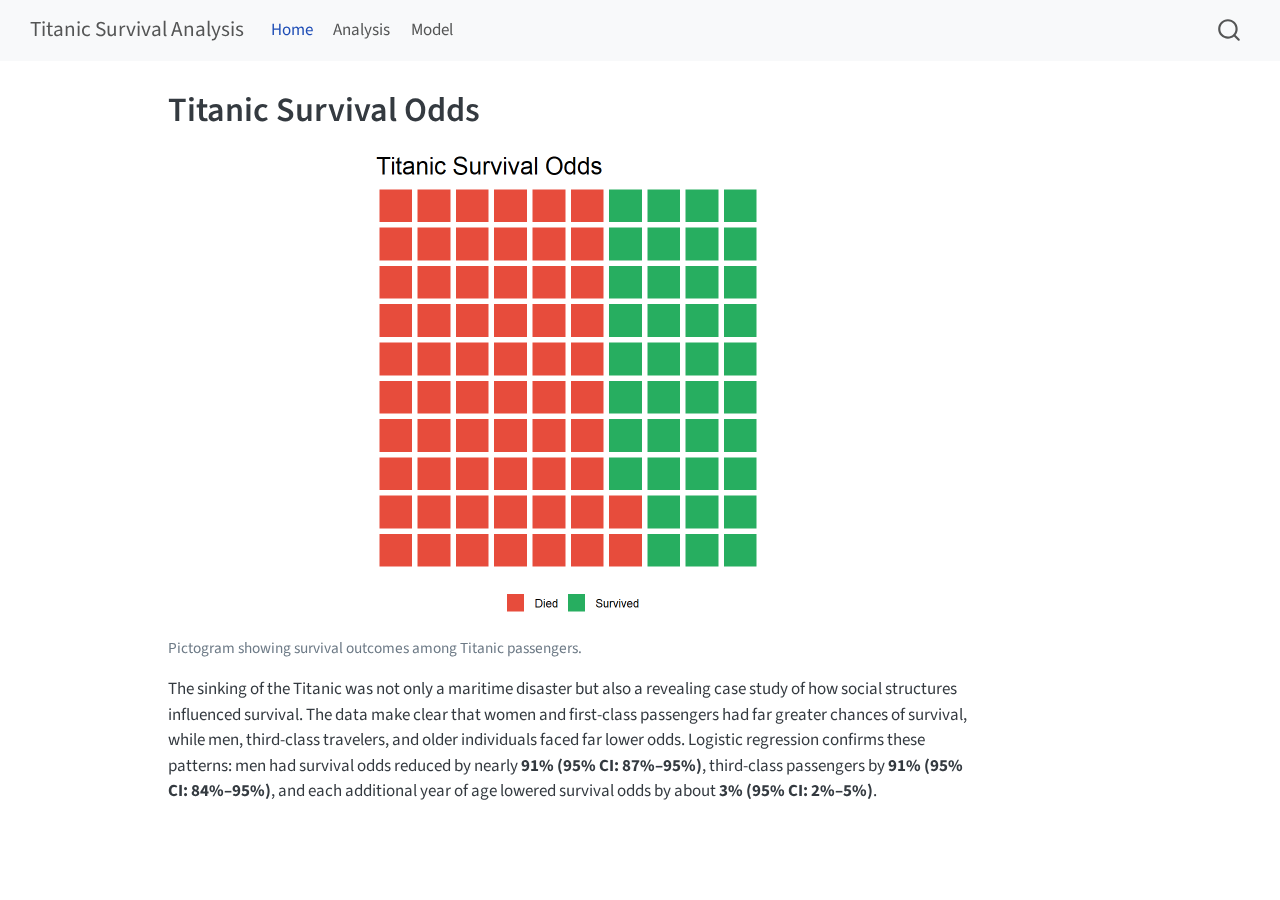
<file: index.html>
<!DOCTYPE html>
<html xmlns="http://www.w3.org/1999/xhtml" lang="en" xml:lang="en"><head>

<meta charset="utf-8">
<meta name="generator" content="quarto-1.6.40">

<meta name="viewport" content="width=device-width, initial-scale=1.0, user-scalable=yes">


<title>Titanic Survival Odds – Titanic Survival Analysis</title>
<style>
code{white-space: pre-wrap;}
span.smallcaps{font-variant: small-caps;}
div.columns{display: flex; gap: min(4vw, 1.5em);}
div.column{flex: auto; overflow-x: auto;}
div.hanging-indent{margin-left: 1.5em; text-indent: -1.5em;}
ul.task-list{list-style: none;}
ul.task-list li input[type="checkbox"] {
  width: 0.8em;
  margin: 0 0.8em 0.2em -1em; /* quarto-specific, see https://github.com/quarto-dev/quarto-cli/issues/4556 */ 
  vertical-align: middle;
}
</style>


<script src="site_libs/quarto-nav/quarto-nav.js"></script>
<script src="site_libs/quarto-nav/headroom.min.js"></script>
<script src="site_libs/clipboard/clipboard.min.js"></script>
<script src="site_libs/quarto-search/autocomplete.umd.js"></script>
<script src="site_libs/quarto-search/fuse.min.js"></script>
<script src="site_libs/quarto-search/quarto-search.js"></script>
<meta name="quarto:offset" content="./">
<script src="site_libs/quarto-html/quarto.js"></script>
<script src="site_libs/quarto-html/popper.min.js"></script>
<script src="site_libs/quarto-html/tippy.umd.min.js"></script>
<script src="site_libs/quarto-html/anchor.min.js"></script>
<link href="site_libs/quarto-html/tippy.css" rel="stylesheet">
<link href="site_libs/quarto-html/quarto-syntax-highlighting-549806ee2085284f45b00abea8c6df48.css" rel="stylesheet" id="quarto-text-highlighting-styles">
<script src="site_libs/bootstrap/bootstrap.min.js"></script>
<link href="site_libs/bootstrap/bootstrap-icons.css" rel="stylesheet">
<link href="site_libs/bootstrap/bootstrap-ddd961a2510921635943dfbbd19534c4.min.css" rel="stylesheet" append-hash="true" id="quarto-bootstrap" data-mode="light">
<script id="quarto-search-options" type="application/json">{
  "location": "navbar",
  "copy-button": false,
  "collapse-after": 3,
  "panel-placement": "end",
  "type": "overlay",
  "limit": 50,
  "keyboard-shortcut": [
    "f",
    "/",
    "s"
  ],
  "show-item-context": false,
  "language": {
    "search-no-results-text": "No results",
    "search-matching-documents-text": "matching documents",
    "search-copy-link-title": "Copy link to search",
    "search-hide-matches-text": "Hide additional matches",
    "search-more-match-text": "more match in this document",
    "search-more-matches-text": "more matches in this document",
    "search-clear-button-title": "Clear",
    "search-text-placeholder": "",
    "search-detached-cancel-button-title": "Cancel",
    "search-submit-button-title": "Submit",
    "search-label": "Search"
  }
}</script>


</head>

<body class="nav-fixed">

<div id="quarto-search-results"></div>
  <header id="quarto-header" class="headroom fixed-top">
    <nav class="navbar navbar-expand-lg " data-bs-theme="dark">
      <div class="navbar-container container-fluid">
      <div class="navbar-brand-container mx-auto">
    <a class="navbar-brand" href="./index.html">
    <span class="navbar-title">Titanic Survival Analysis</span>
    </a>
  </div>
            <div id="quarto-search" class="" title="Search"></div>
          <button class="navbar-toggler" type="button" data-bs-toggle="collapse" data-bs-target="#navbarCollapse" aria-controls="navbarCollapse" role="menu" aria-expanded="false" aria-label="Toggle navigation" onclick="if (window.quartoToggleHeadroom) { window.quartoToggleHeadroom(); }">
  <span class="navbar-toggler-icon"></span>
</button>
          <div class="collapse navbar-collapse" id="navbarCollapse">
            <ul class="navbar-nav navbar-nav-scroll me-auto">
  <li class="nav-item">
    <a class="nav-link active" href="./index.html" aria-current="page"> 
<span class="menu-text">Home</span></a>
  </li>  
  <li class="nav-item">
    <a class="nav-link" href="./analysis.html"> 
<span class="menu-text">Analysis</span></a>
  </li>  
  <li class="nav-item">
    <a class="nav-link" href="./model.html"> 
<span class="menu-text">Model</span></a>
  </li>  
</ul>
          </div> <!-- /navcollapse -->
            <div class="quarto-navbar-tools">
</div>
      </div> <!-- /container-fluid -->
    </nav>
</header>
<!-- content -->
<div id="quarto-content" class="quarto-container page-columns page-rows-contents page-layout-article page-navbar">
<!-- sidebar -->
<!-- margin-sidebar -->
    <div id="quarto-margin-sidebar" class="sidebar margin-sidebar zindex-bottom">
        
    </div>
<!-- main -->
<main class="content" id="quarto-document-content">

<header id="title-block-header" class="quarto-title-block default">
<div class="quarto-title">
<h1 class="title">Titanic Survival Odds</h1>
</div>



<div class="quarto-title-meta">

    
  
    
  </div>
  


</header>


<div class="cell">
<div class="cell-output-display">
<div class="quarto-figure quarto-figure-center">
<figure class="figure">
<p><img src="index_files/figure-html/hook-pictogram-1.png" class="img-fluid figure-img" width="672"></p>
<figcaption>Pictogram showing survival outcomes among Titanic passengers.</figcaption>
</figure>
</div>
</div>
</div>
<p>The sinking of the Titanic was not only a maritime disaster but also a revealing case study of how social structures influenced survival. The data make clear that women and first-class passengers had far greater chances of survival, while men, third-class travelers, and older individuals faced far lower odds. Logistic regression confirms these patterns: men had survival odds reduced by nearly <strong>91% (95% CI: 87%–95%)</strong>, third-class passengers by <strong>91% (95% CI: 84%–95%)</strong>, and each additional year of age lowered survival odds by about <strong>3% (95% CI: 2%–5%)</strong>.</p>



</main> <!-- /main -->
<script id="quarto-html-after-body" type="application/javascript">
window.document.addEventListener("DOMContentLoaded", function (event) {
  const toggleBodyColorMode = (bsSheetEl) => {
    const mode = bsSheetEl.getAttribute("data-mode");
    const bodyEl = window.document.querySelector("body");
    if (mode === "dark") {
      bodyEl.classList.add("quarto-dark");
      bodyEl.classList.remove("quarto-light");
    } else {
      bodyEl.classList.add("quarto-light");
      bodyEl.classList.remove("quarto-dark");
    }
  }
  const toggleBodyColorPrimary = () => {
    const bsSheetEl = window.document.querySelector("link#quarto-bootstrap");
    if (bsSheetEl) {
      toggleBodyColorMode(bsSheetEl);
    }
  }
  toggleBodyColorPrimary();  
  const icon = "";
  const anchorJS = new window.AnchorJS();
  anchorJS.options = {
    placement: 'right',
    icon: icon
  };
  anchorJS.add('.anchored');
  const isCodeAnnotation = (el) => {
    for (const clz of el.classList) {
      if (clz.startsWith('code-annotation-')) {                     
        return true;
      }
    }
    return false;
  }
  const onCopySuccess = function(e) {
    // button target
    const button = e.trigger;
    // don't keep focus
    button.blur();
    // flash "checked"
    button.classList.add('code-copy-button-checked');
    var currentTitle = button.getAttribute("title");
    button.setAttribute("title", "Copied!");
    let tooltip;
    if (window.bootstrap) {
      button.setAttribute("data-bs-toggle", "tooltip");
      button.setAttribute("data-bs-placement", "left");
      button.setAttribute("data-bs-title", "Copied!");
      tooltip = new bootstrap.Tooltip(button, 
        { trigger: "manual", 
          customClass: "code-copy-button-tooltip",
          offset: [0, -8]});
      tooltip.show();    
    }
    setTimeout(function() {
      if (tooltip) {
        tooltip.hide();
        button.removeAttribute("data-bs-title");
        button.removeAttribute("data-bs-toggle");
        button.removeAttribute("data-bs-placement");
      }
      button.setAttribute("title", currentTitle);
      button.classList.remove('code-copy-button-checked');
    }, 1000);
    // clear code selection
    e.clearSelection();
  }
  const getTextToCopy = function(trigger) {
      const codeEl = trigger.previousElementSibling.cloneNode(true);
      for (const childEl of codeEl.children) {
        if (isCodeAnnotation(childEl)) {
          childEl.remove();
        }
      }
      return codeEl.innerText;
  }
  const clipboard = new window.ClipboardJS('.code-copy-button:not([data-in-quarto-modal])', {
    text: getTextToCopy
  });
  clipboard.on('success', onCopySuccess);
  if (window.document.getElementById('quarto-embedded-source-code-modal')) {
    const clipboardModal = new window.ClipboardJS('.code-copy-button[data-in-quarto-modal]', {
      text: getTextToCopy,
      container: window.document.getElementById('quarto-embedded-source-code-modal')
    });
    clipboardModal.on('success', onCopySuccess);
  }
    var localhostRegex = new RegExp(/^(?:http|https):\/\/localhost\:?[0-9]*\//);
    var mailtoRegex = new RegExp(/^mailto:/);
      var filterRegex = new RegExp('/' + window.location.host + '/');
    var isInternal = (href) => {
        return filterRegex.test(href) || localhostRegex.test(href) || mailtoRegex.test(href);
    }
    // Inspect non-navigation links and adorn them if external
 	var links = window.document.querySelectorAll('a[href]:not(.nav-link):not(.navbar-brand):not(.toc-action):not(.sidebar-link):not(.sidebar-item-toggle):not(.pagination-link):not(.no-external):not([aria-hidden]):not(.dropdown-item):not(.quarto-navigation-tool):not(.about-link)');
    for (var i=0; i<links.length; i++) {
      const link = links[i];
      if (!isInternal(link.href)) {
        // undo the damage that might have been done by quarto-nav.js in the case of
        // links that we want to consider external
        if (link.dataset.originalHref !== undefined) {
          link.href = link.dataset.originalHref;
        }
      }
    }
  function tippyHover(el, contentFn, onTriggerFn, onUntriggerFn) {
    const config = {
      allowHTML: true,
      maxWidth: 500,
      delay: 100,
      arrow: false,
      appendTo: function(el) {
          return el.parentElement;
      },
      interactive: true,
      interactiveBorder: 10,
      theme: 'quarto',
      placement: 'bottom-start',
    };
    if (contentFn) {
      config.content = contentFn;
    }
    if (onTriggerFn) {
      config.onTrigger = onTriggerFn;
    }
    if (onUntriggerFn) {
      config.onUntrigger = onUntriggerFn;
    }
    window.tippy(el, config); 
  }
  const noterefs = window.document.querySelectorAll('a[role="doc-noteref"]');
  for (var i=0; i<noterefs.length; i++) {
    const ref = noterefs[i];
    tippyHover(ref, function() {
      // use id or data attribute instead here
      let href = ref.getAttribute('data-footnote-href') || ref.getAttribute('href');
      try { href = new URL(href).hash; } catch {}
      const id = href.replace(/^#\/?/, "");
      const note = window.document.getElementById(id);
      if (note) {
        return note.innerHTML;
      } else {
        return "";
      }
    });
  }
  const xrefs = window.document.querySelectorAll('a.quarto-xref');
  const processXRef = (id, note) => {
    // Strip column container classes
    const stripColumnClz = (el) => {
      el.classList.remove("page-full", "page-columns");
      if (el.children) {
        for (const child of el.children) {
          stripColumnClz(child);
        }
      }
    }
    stripColumnClz(note)
    if (id === null || id.startsWith('sec-')) {
      // Special case sections, only their first couple elements
      const container = document.createElement("div");
      if (note.children && note.children.length > 2) {
        container.appendChild(note.children[0].cloneNode(true));
        for (let i = 1; i < note.children.length; i++) {
          const child = note.children[i];
          if (child.tagName === "P" && child.innerText === "") {
            continue;
          } else {
            container.appendChild(child.cloneNode(true));
            break;
          }
        }
        if (window.Quarto?.typesetMath) {
          window.Quarto.typesetMath(container);
        }
        return container.innerHTML
      } else {
        if (window.Quarto?.typesetMath) {
          window.Quarto.typesetMath(note);
        }
        return note.innerHTML;
      }
    } else {
      // Remove any anchor links if they are present
      const anchorLink = note.querySelector('a.anchorjs-link');
      if (anchorLink) {
        anchorLink.remove();
      }
      if (window.Quarto?.typesetMath) {
        window.Quarto.typesetMath(note);
      }
      if (note.classList.contains("callout")) {
        return note.outerHTML;
      } else {
        return note.innerHTML;
      }
    }
  }
  for (var i=0; i<xrefs.length; i++) {
    const xref = xrefs[i];
    tippyHover(xref, undefined, function(instance) {
      instance.disable();
      let url = xref.getAttribute('href');
      let hash = undefined; 
      if (url.startsWith('#')) {
        hash = url;
      } else {
        try { hash = new URL(url).hash; } catch {}
      }
      if (hash) {
        const id = hash.replace(/^#\/?/, "");
        const note = window.document.getElementById(id);
        if (note !== null) {
          try {
            const html = processXRef(id, note.cloneNode(true));
            instance.setContent(html);
          } finally {
            instance.enable();
            instance.show();
          }
        } else {
          // See if we can fetch this
          fetch(url.split('#')[0])
          .then(res => res.text())
          .then(html => {
            const parser = new DOMParser();
            const htmlDoc = parser.parseFromString(html, "text/html");
            const note = htmlDoc.getElementById(id);
            if (note !== null) {
              const html = processXRef(id, note);
              instance.setContent(html);
            } 
          }).finally(() => {
            instance.enable();
            instance.show();
          });
        }
      } else {
        // See if we can fetch a full url (with no hash to target)
        // This is a special case and we should probably do some content thinning / targeting
        fetch(url)
        .then(res => res.text())
        .then(html => {
          const parser = new DOMParser();
          const htmlDoc = parser.parseFromString(html, "text/html");
          const note = htmlDoc.querySelector('main.content');
          if (note !== null) {
            // This should only happen for chapter cross references
            // (since there is no id in the URL)
            // remove the first header
            if (note.children.length > 0 && note.children[0].tagName === "HEADER") {
              note.children[0].remove();
            }
            const html = processXRef(null, note);
            instance.setContent(html);
          } 
        }).finally(() => {
          instance.enable();
          instance.show();
        });
      }
    }, function(instance) {
    });
  }
      let selectedAnnoteEl;
      const selectorForAnnotation = ( cell, annotation) => {
        let cellAttr = 'data-code-cell="' + cell + '"';
        let lineAttr = 'data-code-annotation="' +  annotation + '"';
        const selector = 'span[' + cellAttr + '][' + lineAttr + ']';
        return selector;
      }
      const selectCodeLines = (annoteEl) => {
        const doc = window.document;
        const targetCell = annoteEl.getAttribute("data-target-cell");
        const targetAnnotation = annoteEl.getAttribute("data-target-annotation");
        const annoteSpan = window.document.querySelector(selectorForAnnotation(targetCell, targetAnnotation));
        const lines = annoteSpan.getAttribute("data-code-lines").split(",");
        const lineIds = lines.map((line) => {
          return targetCell + "-" + line;
        })
        let top = null;
        let height = null;
        let parent = null;
        if (lineIds.length > 0) {
            //compute the position of the single el (top and bottom and make a div)
            const el = window.document.getElementById(lineIds[0]);
            top = el.offsetTop;
            height = el.offsetHeight;
            parent = el.parentElement.parentElement;
          if (lineIds.length > 1) {
            const lastEl = window.document.getElementById(lineIds[lineIds.length - 1]);
            const bottom = lastEl.offsetTop + lastEl.offsetHeight;
            height = bottom - top;
          }
          if (top !== null && height !== null && parent !== null) {
            // cook up a div (if necessary) and position it 
            let div = window.document.getElementById("code-annotation-line-highlight");
            if (div === null) {
              div = window.document.createElement("div");
              div.setAttribute("id", "code-annotation-line-highlight");
              div.style.position = 'absolute';
              parent.appendChild(div);
            }
            div.style.top = top - 2 + "px";
            div.style.height = height + 4 + "px";
            div.style.left = 0;
            let gutterDiv = window.document.getElementById("code-annotation-line-highlight-gutter");
            if (gutterDiv === null) {
              gutterDiv = window.document.createElement("div");
              gutterDiv.setAttribute("id", "code-annotation-line-highlight-gutter");
              gutterDiv.style.position = 'absolute';
              const codeCell = window.document.getElementById(targetCell);
              const gutter = codeCell.querySelector('.code-annotation-gutter');
              gutter.appendChild(gutterDiv);
            }
            gutterDiv.style.top = top - 2 + "px";
            gutterDiv.style.height = height + 4 + "px";
          }
          selectedAnnoteEl = annoteEl;
        }
      };
      const unselectCodeLines = () => {
        const elementsIds = ["code-annotation-line-highlight", "code-annotation-line-highlight-gutter"];
        elementsIds.forEach((elId) => {
          const div = window.document.getElementById(elId);
          if (div) {
            div.remove();
          }
        });
        selectedAnnoteEl = undefined;
      };
        // Handle positioning of the toggle
    window.addEventListener(
      "resize",
      throttle(() => {
        elRect = undefined;
        if (selectedAnnoteEl) {
          selectCodeLines(selectedAnnoteEl);
        }
      }, 10)
    );
    function throttle(fn, ms) {
    let throttle = false;
    let timer;
      return (...args) => {
        if(!throttle) { // first call gets through
            fn.apply(this, args);
            throttle = true;
        } else { // all the others get throttled
            if(timer) clearTimeout(timer); // cancel #2
            timer = setTimeout(() => {
              fn.apply(this, args);
              timer = throttle = false;
            }, ms);
        }
      };
    }
      // Attach click handler to the DT
      const annoteDls = window.document.querySelectorAll('dt[data-target-cell]');
      for (const annoteDlNode of annoteDls) {
        annoteDlNode.addEventListener('click', (event) => {
          const clickedEl = event.target;
          if (clickedEl !== selectedAnnoteEl) {
            unselectCodeLines();
            const activeEl = window.document.querySelector('dt[data-target-cell].code-annotation-active');
            if (activeEl) {
              activeEl.classList.remove('code-annotation-active');
            }
            selectCodeLines(clickedEl);
            clickedEl.classList.add('code-annotation-active');
          } else {
            // Unselect the line
            unselectCodeLines();
            clickedEl.classList.remove('code-annotation-active');
          }
        });
      }
  const findCites = (el) => {
    const parentEl = el.parentElement;
    if (parentEl) {
      const cites = parentEl.dataset.cites;
      if (cites) {
        return {
          el,
          cites: cites.split(' ')
        };
      } else {
        return findCites(el.parentElement)
      }
    } else {
      return undefined;
    }
  };
  var bibliorefs = window.document.querySelectorAll('a[role="doc-biblioref"]');
  for (var i=0; i<bibliorefs.length; i++) {
    const ref = bibliorefs[i];
    const citeInfo = findCites(ref);
    if (citeInfo) {
      tippyHover(citeInfo.el, function() {
        var popup = window.document.createElement('div');
        citeInfo.cites.forEach(function(cite) {
          var citeDiv = window.document.createElement('div');
          citeDiv.classList.add('hanging-indent');
          citeDiv.classList.add('csl-entry');
          var biblioDiv = window.document.getElementById('ref-' + cite);
          if (biblioDiv) {
            citeDiv.innerHTML = biblioDiv.innerHTML;
          }
          popup.appendChild(citeDiv);
        });
        return popup.innerHTML;
      });
    }
  }
});
</script>
</div> <!-- /content -->




</body></html>
</file>
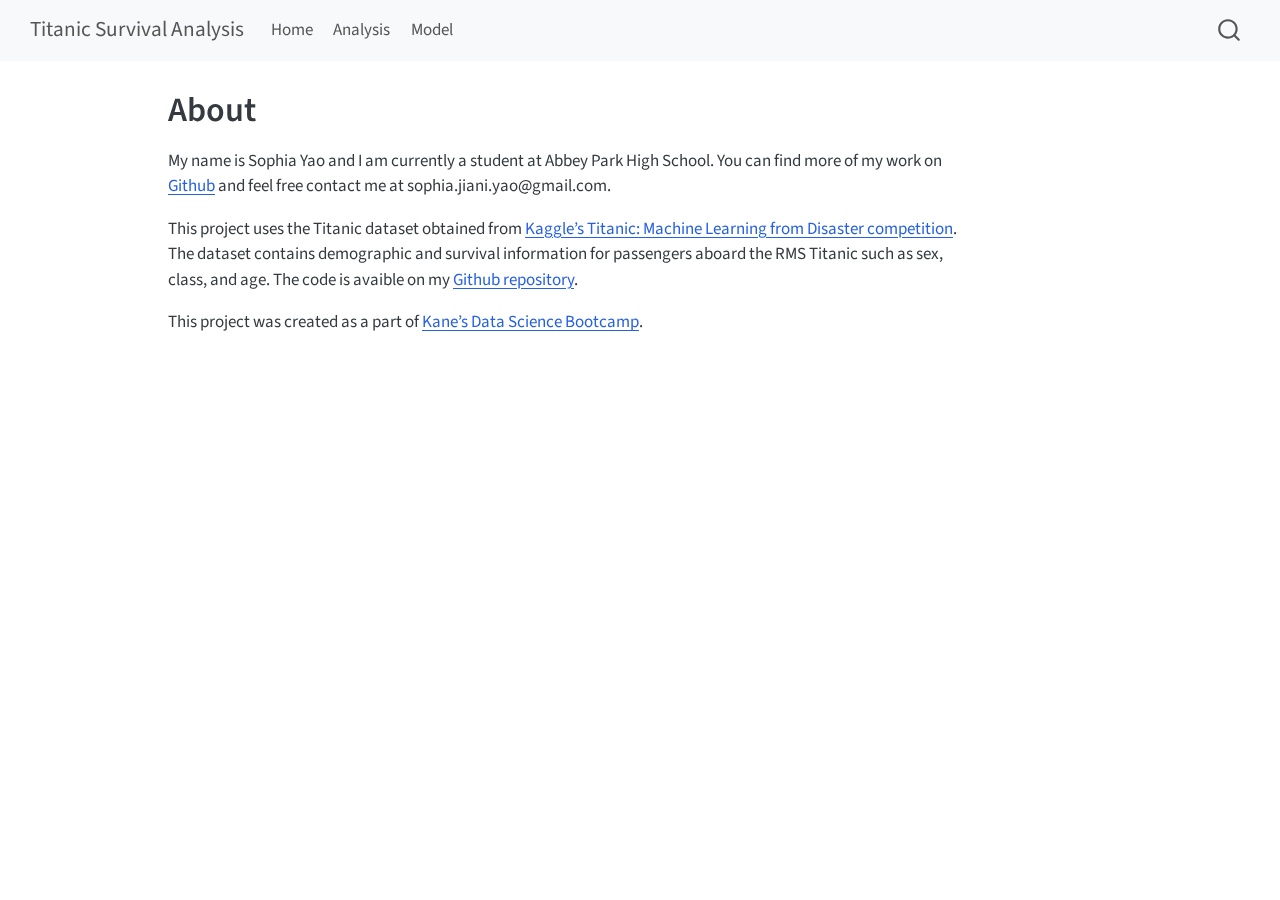
<file: about.html>
<!DOCTYPE html>
<html xmlns="http://www.w3.org/1999/xhtml" lang="en" xml:lang="en"><head>

<meta charset="utf-8">
<meta name="generator" content="quarto-1.6.40">

<meta name="viewport" content="width=device-width, initial-scale=1.0, user-scalable=yes">


<title>About – Titanic Survival Analysis</title>
<style>
code{white-space: pre-wrap;}
span.smallcaps{font-variant: small-caps;}
div.columns{display: flex; gap: min(4vw, 1.5em);}
div.column{flex: auto; overflow-x: auto;}
div.hanging-indent{margin-left: 1.5em; text-indent: -1.5em;}
ul.task-list{list-style: none;}
ul.task-list li input[type="checkbox"] {
  width: 0.8em;
  margin: 0 0.8em 0.2em -1em; /* quarto-specific, see https://github.com/quarto-dev/quarto-cli/issues/4556 */ 
  vertical-align: middle;
}
</style>


<script src="site_libs/quarto-nav/quarto-nav.js"></script>
<script src="site_libs/quarto-nav/headroom.min.js"></script>
<script src="site_libs/clipboard/clipboard.min.js"></script>
<script src="site_libs/quarto-search/autocomplete.umd.js"></script>
<script src="site_libs/quarto-search/fuse.min.js"></script>
<script src="site_libs/quarto-search/quarto-search.js"></script>
<meta name="quarto:offset" content="./">
<script src="site_libs/quarto-html/quarto.js"></script>
<script src="site_libs/quarto-html/popper.min.js"></script>
<script src="site_libs/quarto-html/tippy.umd.min.js"></script>
<script src="site_libs/quarto-html/anchor.min.js"></script>
<link href="site_libs/quarto-html/tippy.css" rel="stylesheet">
<link href="site_libs/quarto-html/quarto-syntax-highlighting-549806ee2085284f45b00abea8c6df48.css" rel="stylesheet" id="quarto-text-highlighting-styles">
<script src="site_libs/bootstrap/bootstrap.min.js"></script>
<link href="site_libs/bootstrap/bootstrap-icons.css" rel="stylesheet">
<link href="site_libs/bootstrap/bootstrap-ddd961a2510921635943dfbbd19534c4.min.css" rel="stylesheet" append-hash="true" id="quarto-bootstrap" data-mode="light">
<script id="quarto-search-options" type="application/json">{
  "location": "navbar",
  "copy-button": false,
  "collapse-after": 3,
  "panel-placement": "end",
  "type": "overlay",
  "limit": 50,
  "keyboard-shortcut": [
    "f",
    "/",
    "s"
  ],
  "show-item-context": false,
  "language": {
    "search-no-results-text": "No results",
    "search-matching-documents-text": "matching documents",
    "search-copy-link-title": "Copy link to search",
    "search-hide-matches-text": "Hide additional matches",
    "search-more-match-text": "more match in this document",
    "search-more-matches-text": "more matches in this document",
    "search-clear-button-title": "Clear",
    "search-text-placeholder": "",
    "search-detached-cancel-button-title": "Cancel",
    "search-submit-button-title": "Submit",
    "search-label": "Search"
  }
}</script>


</head>

<body class="nav-fixed">

<div id="quarto-search-results"></div>
  <header id="quarto-header" class="headroom fixed-top">
    <nav class="navbar navbar-expand-lg " data-bs-theme="dark">
      <div class="navbar-container container-fluid">
      <div class="navbar-brand-container mx-auto">
    <a class="navbar-brand" href="./index.html">
    <span class="navbar-title">Titanic Survival Analysis</span>
    </a>
  </div>
            <div id="quarto-search" class="" title="Search"></div>
          <button class="navbar-toggler" type="button" data-bs-toggle="collapse" data-bs-target="#navbarCollapse" aria-controls="navbarCollapse" role="menu" aria-expanded="false" aria-label="Toggle navigation" onclick="if (window.quartoToggleHeadroom) { window.quartoToggleHeadroom(); }">
  <span class="navbar-toggler-icon"></span>
</button>
          <div class="collapse navbar-collapse" id="navbarCollapse">
            <ul class="navbar-nav navbar-nav-scroll me-auto">
  <li class="nav-item">
    <a class="nav-link" href="./index.html"> 
<span class="menu-text">Home</span></a>
  </li>  
  <li class="nav-item">
    <a class="nav-link" href="./analysis.html"> 
<span class="menu-text">Analysis</span></a>
  </li>  
  <li class="nav-item">
    <a class="nav-link" href="./model.html"> 
<span class="menu-text">Model</span></a>
  </li>  
</ul>
          </div> <!-- /navcollapse -->
            <div class="quarto-navbar-tools">
</div>
      </div> <!-- /container-fluid -->
    </nav>
</header>
<!-- content -->
<div id="quarto-content" class="quarto-container page-columns page-rows-contents page-layout-article page-navbar">
<!-- sidebar -->
<!-- margin-sidebar -->
    <div id="quarto-margin-sidebar" class="sidebar margin-sidebar zindex-bottom">
        
    </div>
<!-- main -->
<main class="content" id="quarto-document-content">

<header id="title-block-header" class="quarto-title-block default">
<div class="quarto-title">
<h1 class="title">About</h1>
</div>



<div class="quarto-title-meta">

    
  
    
  </div>
  


</header>


<p>My name is Sophia Yao and I am currently a student at Abbey Park High School. You can find more of my work on <a href="https://github.com/sophiay14">Github</a> and feel free contact me at sophia.jiani.yao@gmail.com.</p>
<p>This project uses the Titanic dataset obtained from <a href="https://www.kaggle.com/competitions/titanic">Kaggle’s Titanic: Machine Learning from Disaster competition</a>. The dataset contains demographic and survival information for passengers aboard the RMS Titanic such as sex, class, and age. The code is avaible on my <a href="">Github repository</a>.</p>
<p>This project was created as a part of <a href="https://bootcamp.davidkane.info/">Kane’s Data Science Bootcamp</a>.</p>



</main> <!-- /main -->
<script id="quarto-html-after-body" type="application/javascript">
window.document.addEventListener("DOMContentLoaded", function (event) {
  const toggleBodyColorMode = (bsSheetEl) => {
    const mode = bsSheetEl.getAttribute("data-mode");
    const bodyEl = window.document.querySelector("body");
    if (mode === "dark") {
      bodyEl.classList.add("quarto-dark");
      bodyEl.classList.remove("quarto-light");
    } else {
      bodyEl.classList.add("quarto-light");
      bodyEl.classList.remove("quarto-dark");
    }
  }
  const toggleBodyColorPrimary = () => {
    const bsSheetEl = window.document.querySelector("link#quarto-bootstrap");
    if (bsSheetEl) {
      toggleBodyColorMode(bsSheetEl);
    }
  }
  toggleBodyColorPrimary();  
  const icon = "";
  const anchorJS = new window.AnchorJS();
  anchorJS.options = {
    placement: 'right',
    icon: icon
  };
  anchorJS.add('.anchored');
  const isCodeAnnotation = (el) => {
    for (const clz of el.classList) {
      if (clz.startsWith('code-annotation-')) {                     
        return true;
      }
    }
    return false;
  }
  const onCopySuccess = function(e) {
    // button target
    const button = e.trigger;
    // don't keep focus
    button.blur();
    // flash "checked"
    button.classList.add('code-copy-button-checked');
    var currentTitle = button.getAttribute("title");
    button.setAttribute("title", "Copied!");
    let tooltip;
    if (window.bootstrap) {
      button.setAttribute("data-bs-toggle", "tooltip");
      button.setAttribute("data-bs-placement", "left");
      button.setAttribute("data-bs-title", "Copied!");
      tooltip = new bootstrap.Tooltip(button, 
        { trigger: "manual", 
          customClass: "code-copy-button-tooltip",
          offset: [0, -8]});
      tooltip.show();    
    }
    setTimeout(function() {
      if (tooltip) {
        tooltip.hide();
        button.removeAttribute("data-bs-title");
        button.removeAttribute("data-bs-toggle");
        button.removeAttribute("data-bs-placement");
      }
      button.setAttribute("title", currentTitle);
      button.classList.remove('code-copy-button-checked');
    }, 1000);
    // clear code selection
    e.clearSelection();
  }
  const getTextToCopy = function(trigger) {
      const codeEl = trigger.previousElementSibling.cloneNode(true);
      for (const childEl of codeEl.children) {
        if (isCodeAnnotation(childEl)) {
          childEl.remove();
        }
      }
      return codeEl.innerText;
  }
  const clipboard = new window.ClipboardJS('.code-copy-button:not([data-in-quarto-modal])', {
    text: getTextToCopy
  });
  clipboard.on('success', onCopySuccess);
  if (window.document.getElementById('quarto-embedded-source-code-modal')) {
    const clipboardModal = new window.ClipboardJS('.code-copy-button[data-in-quarto-modal]', {
      text: getTextToCopy,
      container: window.document.getElementById('quarto-embedded-source-code-modal')
    });
    clipboardModal.on('success', onCopySuccess);
  }
    var localhostRegex = new RegExp(/^(?:http|https):\/\/localhost\:?[0-9]*\//);
    var mailtoRegex = new RegExp(/^mailto:/);
      var filterRegex = new RegExp('/' + window.location.host + '/');
    var isInternal = (href) => {
        return filterRegex.test(href) || localhostRegex.test(href) || mailtoRegex.test(href);
    }
    // Inspect non-navigation links and adorn them if external
 	var links = window.document.querySelectorAll('a[href]:not(.nav-link):not(.navbar-brand):not(.toc-action):not(.sidebar-link):not(.sidebar-item-toggle):not(.pagination-link):not(.no-external):not([aria-hidden]):not(.dropdown-item):not(.quarto-navigation-tool):not(.about-link)');
    for (var i=0; i<links.length; i++) {
      const link = links[i];
      if (!isInternal(link.href)) {
        // undo the damage that might have been done by quarto-nav.js in the case of
        // links that we want to consider external
        if (link.dataset.originalHref !== undefined) {
          link.href = link.dataset.originalHref;
        }
      }
    }
  function tippyHover(el, contentFn, onTriggerFn, onUntriggerFn) {
    const config = {
      allowHTML: true,
      maxWidth: 500,
      delay: 100,
      arrow: false,
      appendTo: function(el) {
          return el.parentElement;
      },
      interactive: true,
      interactiveBorder: 10,
      theme: 'quarto',
      placement: 'bottom-start',
    };
    if (contentFn) {
      config.content = contentFn;
    }
    if (onTriggerFn) {
      config.onTrigger = onTriggerFn;
    }
    if (onUntriggerFn) {
      config.onUntrigger = onUntriggerFn;
    }
    window.tippy(el, config); 
  }
  const noterefs = window.document.querySelectorAll('a[role="doc-noteref"]');
  for (var i=0; i<noterefs.length; i++) {
    const ref = noterefs[i];
    tippyHover(ref, function() {
      // use id or data attribute instead here
      let href = ref.getAttribute('data-footnote-href') || ref.getAttribute('href');
      try { href = new URL(href).hash; } catch {}
      const id = href.replace(/^#\/?/, "");
      const note = window.document.getElementById(id);
      if (note) {
        return note.innerHTML;
      } else {
        return "";
      }
    });
  }
  const xrefs = window.document.querySelectorAll('a.quarto-xref');
  const processXRef = (id, note) => {
    // Strip column container classes
    const stripColumnClz = (el) => {
      el.classList.remove("page-full", "page-columns");
      if (el.children) {
        for (const child of el.children) {
          stripColumnClz(child);
        }
      }
    }
    stripColumnClz(note)
    if (id === null || id.startsWith('sec-')) {
      // Special case sections, only their first couple elements
      const container = document.createElement("div");
      if (note.children && note.children.length > 2) {
        container.appendChild(note.children[0].cloneNode(true));
        for (let i = 1; i < note.children.length; i++) {
          const child = note.children[i];
          if (child.tagName === "P" && child.innerText === "") {
            continue;
          } else {
            container.appendChild(child.cloneNode(true));
            break;
          }
        }
        if (window.Quarto?.typesetMath) {
          window.Quarto.typesetMath(container);
        }
        return container.innerHTML
      } else {
        if (window.Quarto?.typesetMath) {
          window.Quarto.typesetMath(note);
        }
        return note.innerHTML;
      }
    } else {
      // Remove any anchor links if they are present
      const anchorLink = note.querySelector('a.anchorjs-link');
      if (anchorLink) {
        anchorLink.remove();
      }
      if (window.Quarto?.typesetMath) {
        window.Quarto.typesetMath(note);
      }
      if (note.classList.contains("callout")) {
        return note.outerHTML;
      } else {
        return note.innerHTML;
      }
    }
  }
  for (var i=0; i<xrefs.length; i++) {
    const xref = xrefs[i];
    tippyHover(xref, undefined, function(instance) {
      instance.disable();
      let url = xref.getAttribute('href');
      let hash = undefined; 
      if (url.startsWith('#')) {
        hash = url;
      } else {
        try { hash = new URL(url).hash; } catch {}
      }
      if (hash) {
        const id = hash.replace(/^#\/?/, "");
        const note = window.document.getElementById(id);
        if (note !== null) {
          try {
            const html = processXRef(id, note.cloneNode(true));
            instance.setContent(html);
          } finally {
            instance.enable();
            instance.show();
          }
        } else {
          // See if we can fetch this
          fetch(url.split('#')[0])
          .then(res => res.text())
          .then(html => {
            const parser = new DOMParser();
            const htmlDoc = parser.parseFromString(html, "text/html");
            const note = htmlDoc.getElementById(id);
            if (note !== null) {
              const html = processXRef(id, note);
              instance.setContent(html);
            } 
          }).finally(() => {
            instance.enable();
            instance.show();
          });
        }
      } else {
        // See if we can fetch a full url (with no hash to target)
        // This is a special case and we should probably do some content thinning / targeting
        fetch(url)
        .then(res => res.text())
        .then(html => {
          const parser = new DOMParser();
          const htmlDoc = parser.parseFromString(html, "text/html");
          const note = htmlDoc.querySelector('main.content');
          if (note !== null) {
            // This should only happen for chapter cross references
            // (since there is no id in the URL)
            // remove the first header
            if (note.children.length > 0 && note.children[0].tagName === "HEADER") {
              note.children[0].remove();
            }
            const html = processXRef(null, note);
            instance.setContent(html);
          } 
        }).finally(() => {
          instance.enable();
          instance.show();
        });
      }
    }, function(instance) {
    });
  }
      let selectedAnnoteEl;
      const selectorForAnnotation = ( cell, annotation) => {
        let cellAttr = 'data-code-cell="' + cell + '"';
        let lineAttr = 'data-code-annotation="' +  annotation + '"';
        const selector = 'span[' + cellAttr + '][' + lineAttr + ']';
        return selector;
      }
      const selectCodeLines = (annoteEl) => {
        const doc = window.document;
        const targetCell = annoteEl.getAttribute("data-target-cell");
        const targetAnnotation = annoteEl.getAttribute("data-target-annotation");
        const annoteSpan = window.document.querySelector(selectorForAnnotation(targetCell, targetAnnotation));
        const lines = annoteSpan.getAttribute("data-code-lines").split(",");
        const lineIds = lines.map((line) => {
          return targetCell + "-" + line;
        })
        let top = null;
        let height = null;
        let parent = null;
        if (lineIds.length > 0) {
            //compute the position of the single el (top and bottom and make a div)
            const el = window.document.getElementById(lineIds[0]);
            top = el.offsetTop;
            height = el.offsetHeight;
            parent = el.parentElement.parentElement;
          if (lineIds.length > 1) {
            const lastEl = window.document.getElementById(lineIds[lineIds.length - 1]);
            const bottom = lastEl.offsetTop + lastEl.offsetHeight;
            height = bottom - top;
          }
          if (top !== null && height !== null && parent !== null) {
            // cook up a div (if necessary) and position it 
            let div = window.document.getElementById("code-annotation-line-highlight");
            if (div === null) {
              div = window.document.createElement("div");
              div.setAttribute("id", "code-annotation-line-highlight");
              div.style.position = 'absolute';
              parent.appendChild(div);
            }
            div.style.top = top - 2 + "px";
            div.style.height = height + 4 + "px";
            div.style.left = 0;
            let gutterDiv = window.document.getElementById("code-annotation-line-highlight-gutter");
            if (gutterDiv === null) {
              gutterDiv = window.document.createElement("div");
              gutterDiv.setAttribute("id", "code-annotation-line-highlight-gutter");
              gutterDiv.style.position = 'absolute';
              const codeCell = window.document.getElementById(targetCell);
              const gutter = codeCell.querySelector('.code-annotation-gutter');
              gutter.appendChild(gutterDiv);
            }
            gutterDiv.style.top = top - 2 + "px";
            gutterDiv.style.height = height + 4 + "px";
          }
          selectedAnnoteEl = annoteEl;
        }
      };
      const unselectCodeLines = () => {
        const elementsIds = ["code-annotation-line-highlight", "code-annotation-line-highlight-gutter"];
        elementsIds.forEach((elId) => {
          const div = window.document.getElementById(elId);
          if (div) {
            div.remove();
          }
        });
        selectedAnnoteEl = undefined;
      };
        // Handle positioning of the toggle
    window.addEventListener(
      "resize",
      throttle(() => {
        elRect = undefined;
        if (selectedAnnoteEl) {
          selectCodeLines(selectedAnnoteEl);
        }
      }, 10)
    );
    function throttle(fn, ms) {
    let throttle = false;
    let timer;
      return (...args) => {
        if(!throttle) { // first call gets through
            fn.apply(this, args);
            throttle = true;
        } else { // all the others get throttled
            if(timer) clearTimeout(timer); // cancel #2
            timer = setTimeout(() => {
              fn.apply(this, args);
              timer = throttle = false;
            }, ms);
        }
      };
    }
      // Attach click handler to the DT
      const annoteDls = window.document.querySelectorAll('dt[data-target-cell]');
      for (const annoteDlNode of annoteDls) {
        annoteDlNode.addEventListener('click', (event) => {
          const clickedEl = event.target;
          if (clickedEl !== selectedAnnoteEl) {
            unselectCodeLines();
            const activeEl = window.document.querySelector('dt[data-target-cell].code-annotation-active');
            if (activeEl) {
              activeEl.classList.remove('code-annotation-active');
            }
            selectCodeLines(clickedEl);
            clickedEl.classList.add('code-annotation-active');
          } else {
            // Unselect the line
            unselectCodeLines();
            clickedEl.classList.remove('code-annotation-active');
          }
        });
      }
  const findCites = (el) => {
    const parentEl = el.parentElement;
    if (parentEl) {
      const cites = parentEl.dataset.cites;
      if (cites) {
        return {
          el,
          cites: cites.split(' ')
        };
      } else {
        return findCites(el.parentElement)
      }
    } else {
      return undefined;
    }
  };
  var bibliorefs = window.document.querySelectorAll('a[role="doc-biblioref"]');
  for (var i=0; i<bibliorefs.length; i++) {
    const ref = bibliorefs[i];
    const citeInfo = findCites(ref);
    if (citeInfo) {
      tippyHover(citeInfo.el, function() {
        var popup = window.document.createElement('div');
        citeInfo.cites.forEach(function(cite) {
          var citeDiv = window.document.createElement('div');
          citeDiv.classList.add('hanging-indent');
          citeDiv.classList.add('csl-entry');
          var biblioDiv = window.document.getElementById('ref-' + cite);
          if (biblioDiv) {
            citeDiv.innerHTML = biblioDiv.innerHTML;
          }
          popup.appendChild(citeDiv);
        });
        return popup.innerHTML;
      });
    }
  }
});
</script>
</div> <!-- /content -->




</body></html>
</file>
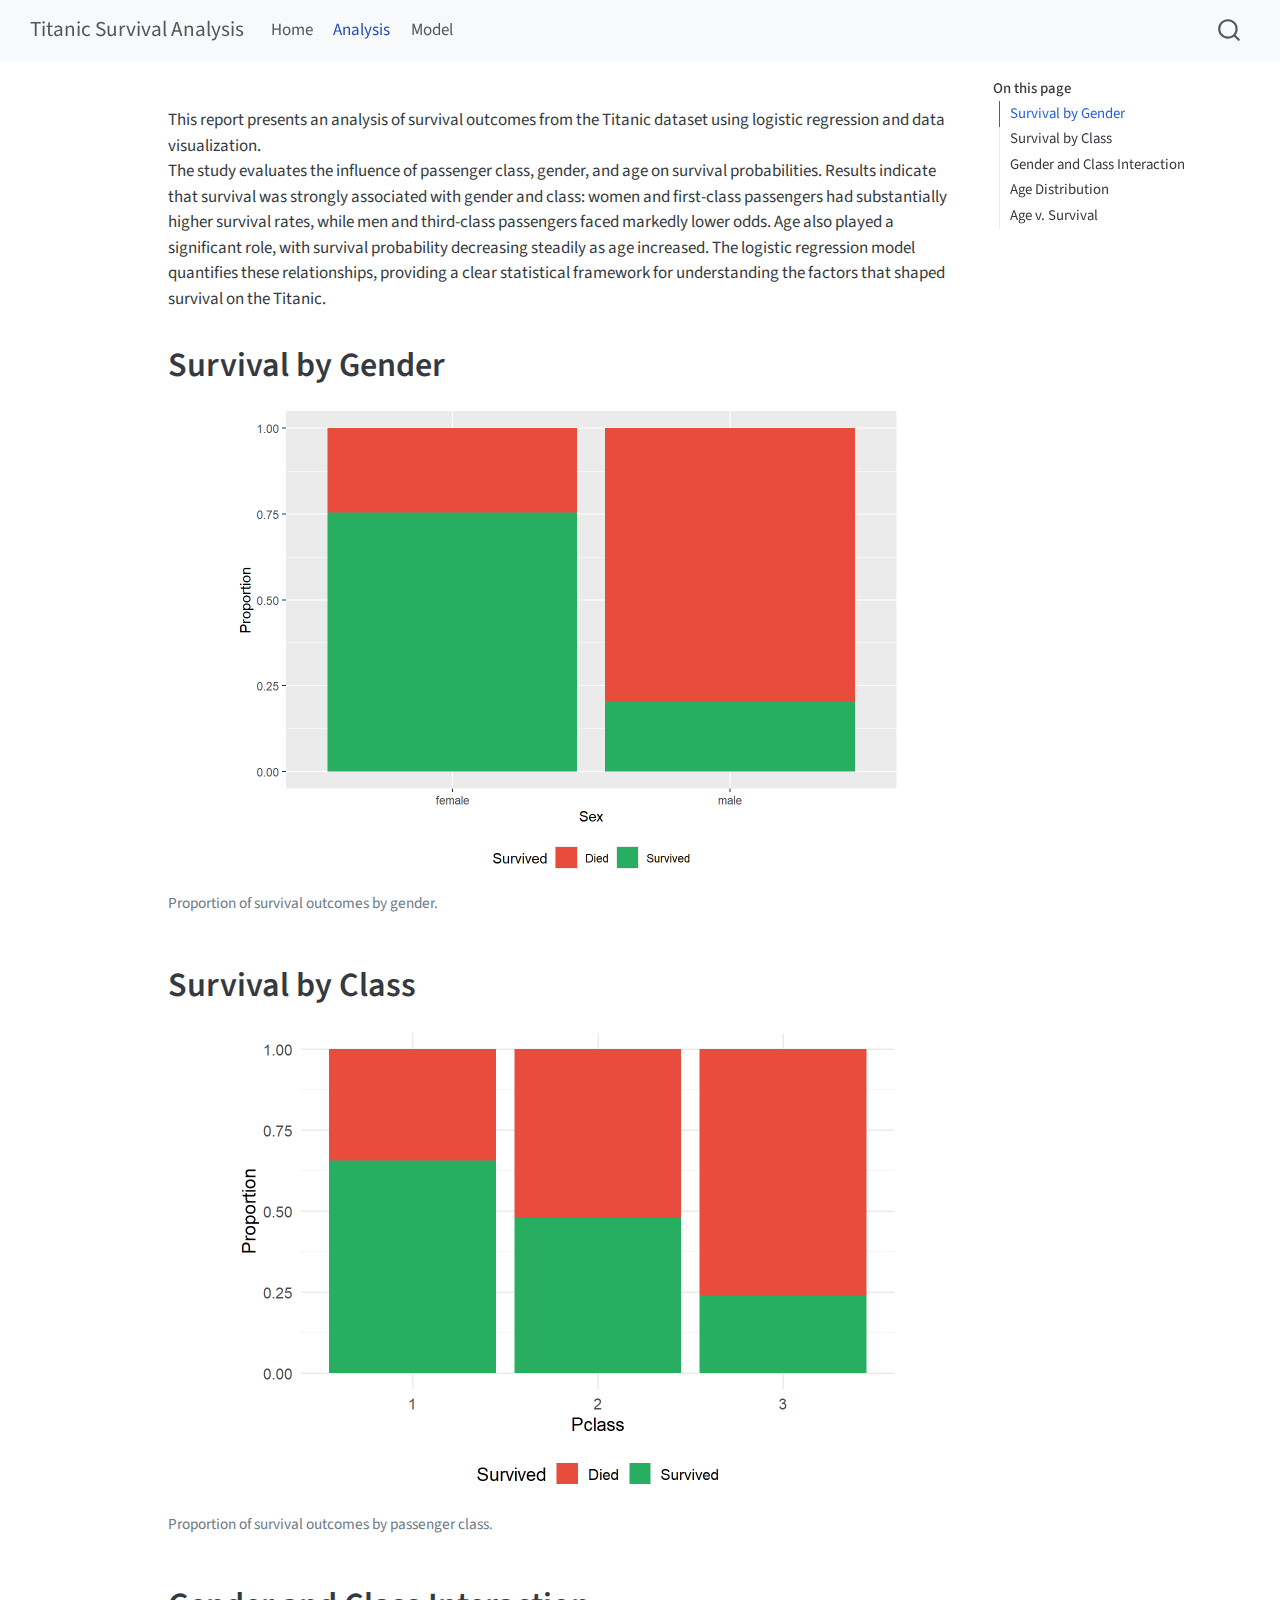
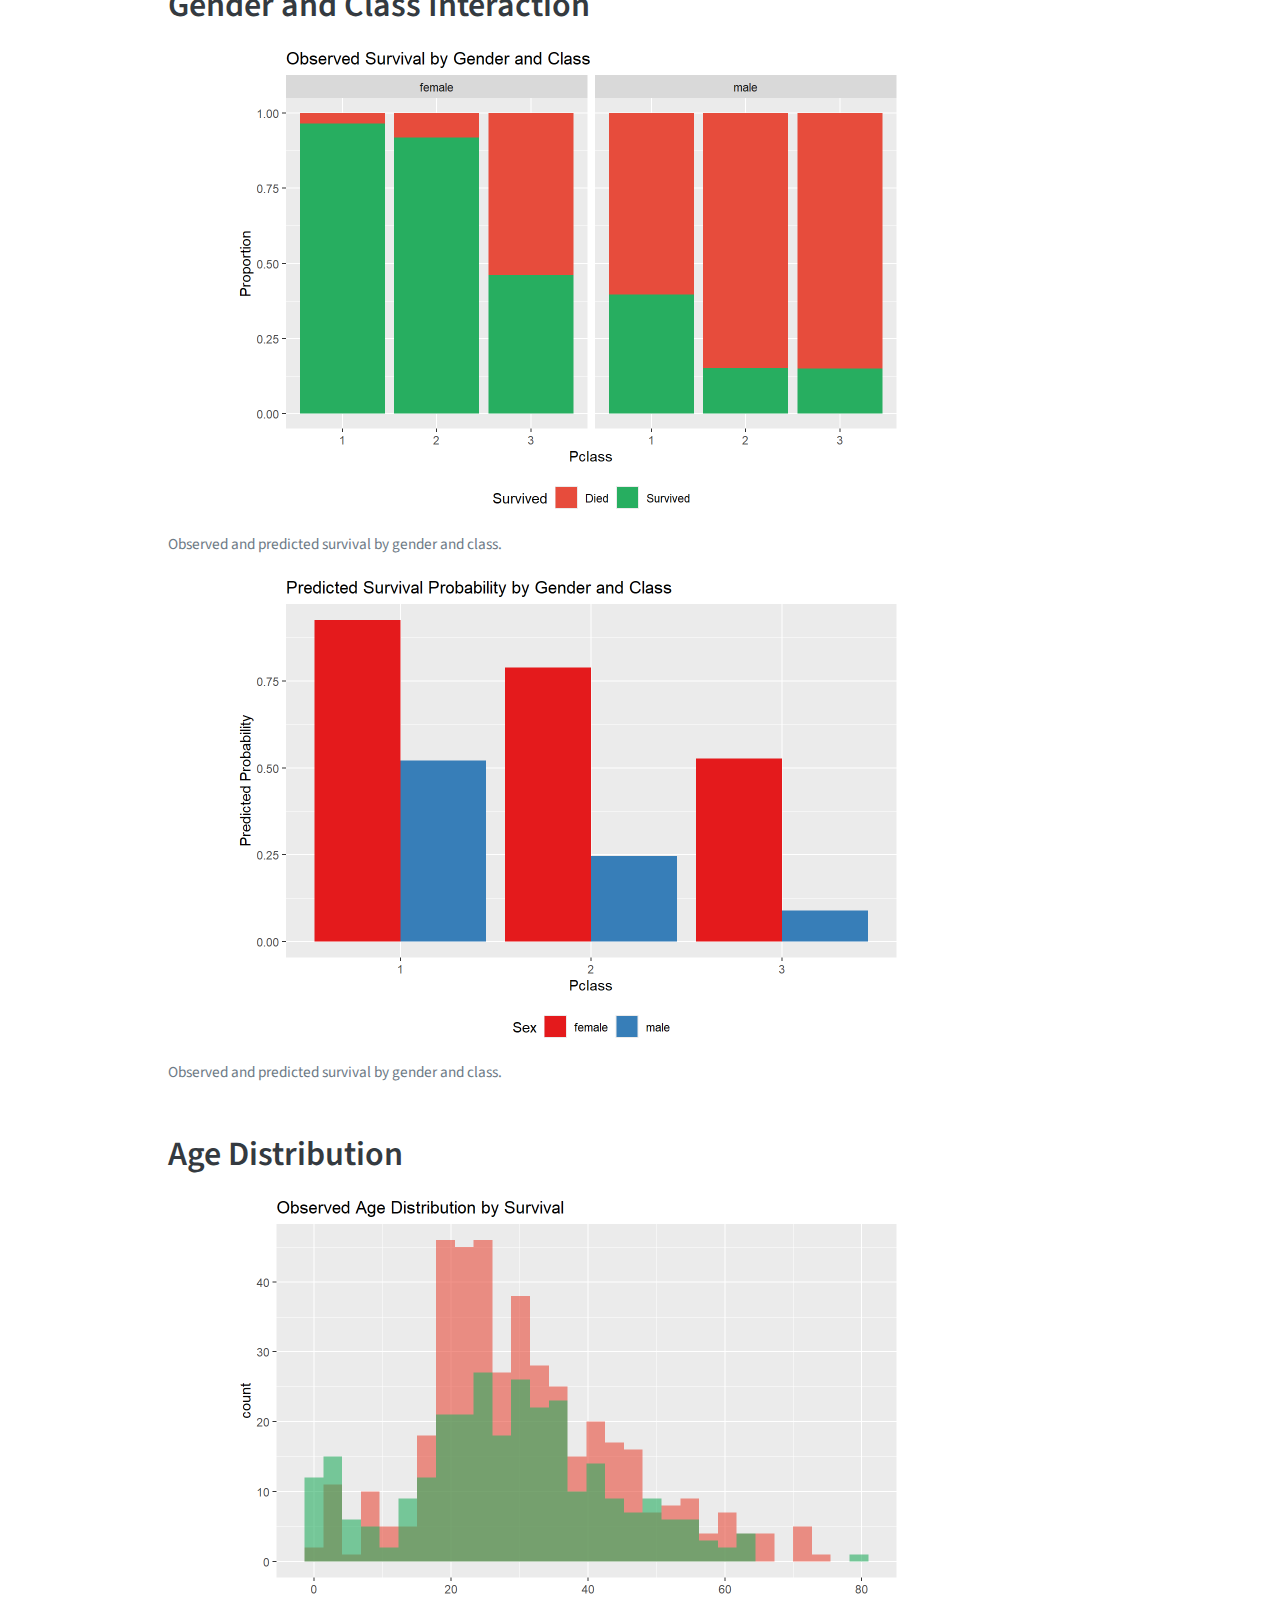
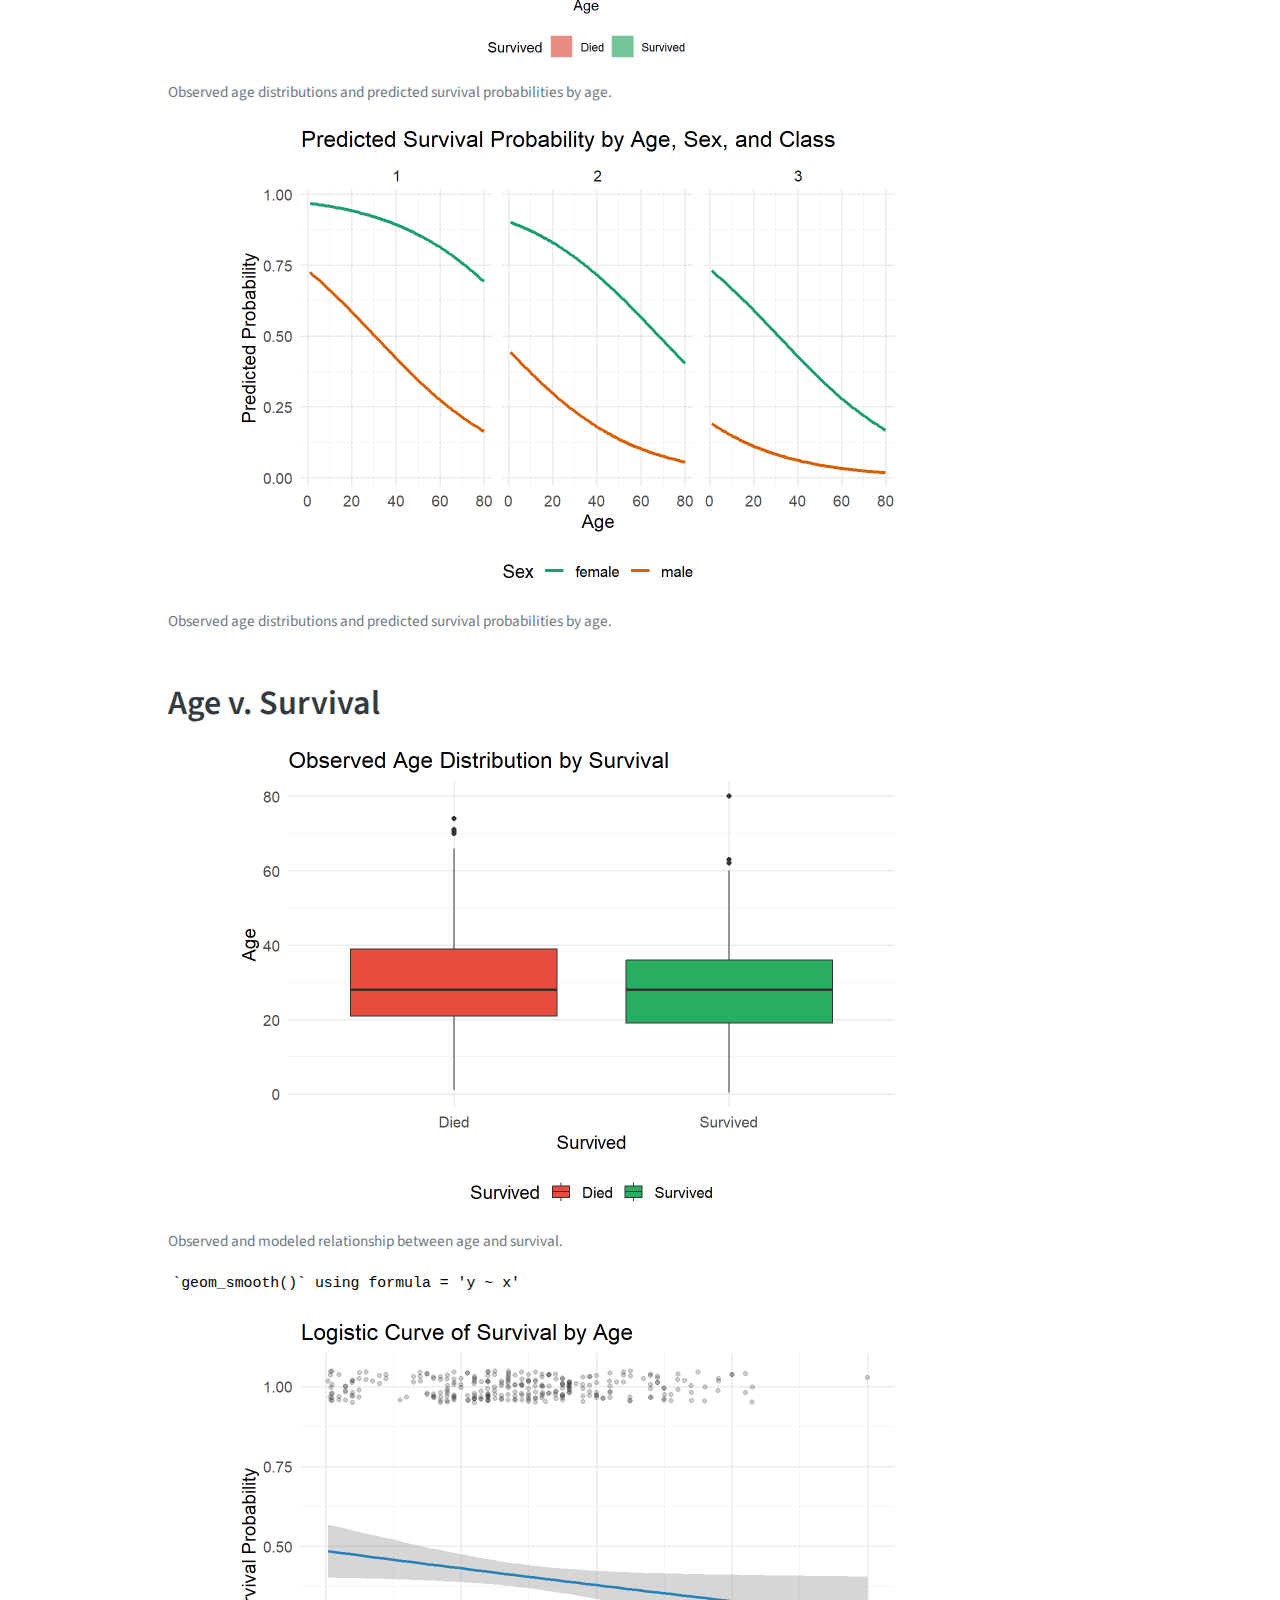
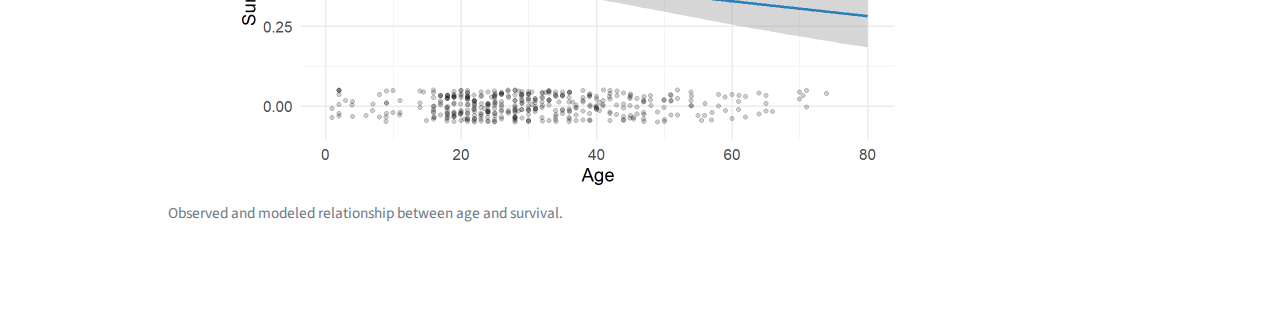
<file: analysis.html>
<!DOCTYPE html>
<html xmlns="http://www.w3.org/1999/xhtml" lang="en" xml:lang="en"><head>

<meta charset="utf-8">
<meta name="generator" content="quarto-1.6.40">

<meta name="viewport" content="width=device-width, initial-scale=1.0, user-scalable=yes">


<title>analysis – Titanic Survival Analysis</title>
<style>
code{white-space: pre-wrap;}
span.smallcaps{font-variant: small-caps;}
div.columns{display: flex; gap: min(4vw, 1.5em);}
div.column{flex: auto; overflow-x: auto;}
div.hanging-indent{margin-left: 1.5em; text-indent: -1.5em;}
ul.task-list{list-style: none;}
ul.task-list li input[type="checkbox"] {
  width: 0.8em;
  margin: 0 0.8em 0.2em -1em; /* quarto-specific, see https://github.com/quarto-dev/quarto-cli/issues/4556 */ 
  vertical-align: middle;
}
</style>


<script src="site_libs/quarto-nav/quarto-nav.js"></script>
<script src="site_libs/quarto-nav/headroom.min.js"></script>
<script src="site_libs/clipboard/clipboard.min.js"></script>
<script src="site_libs/quarto-search/autocomplete.umd.js"></script>
<script src="site_libs/quarto-search/fuse.min.js"></script>
<script src="site_libs/quarto-search/quarto-search.js"></script>
<meta name="quarto:offset" content="./">
<script src="site_libs/quarto-html/quarto.js"></script>
<script src="site_libs/quarto-html/popper.min.js"></script>
<script src="site_libs/quarto-html/tippy.umd.min.js"></script>
<script src="site_libs/quarto-html/anchor.min.js"></script>
<link href="site_libs/quarto-html/tippy.css" rel="stylesheet">
<link href="site_libs/quarto-html/quarto-syntax-highlighting-549806ee2085284f45b00abea8c6df48.css" rel="stylesheet" id="quarto-text-highlighting-styles">
<script src="site_libs/bootstrap/bootstrap.min.js"></script>
<link href="site_libs/bootstrap/bootstrap-icons.css" rel="stylesheet">
<link href="site_libs/bootstrap/bootstrap-ddd961a2510921635943dfbbd19534c4.min.css" rel="stylesheet" append-hash="true" id="quarto-bootstrap" data-mode="light">
<script id="quarto-search-options" type="application/json">{
  "location": "navbar",
  "copy-button": false,
  "collapse-after": 3,
  "panel-placement": "end",
  "type": "overlay",
  "limit": 50,
  "keyboard-shortcut": [
    "f",
    "/",
    "s"
  ],
  "show-item-context": false,
  "language": {
    "search-no-results-text": "No results",
    "search-matching-documents-text": "matching documents",
    "search-copy-link-title": "Copy link to search",
    "search-hide-matches-text": "Hide additional matches",
    "search-more-match-text": "more match in this document",
    "search-more-matches-text": "more matches in this document",
    "search-clear-button-title": "Clear",
    "search-text-placeholder": "",
    "search-detached-cancel-button-title": "Cancel",
    "search-submit-button-title": "Submit",
    "search-label": "Search"
  }
}</script>


</head>

<body class="nav-fixed">

<div id="quarto-search-results"></div>
  <header id="quarto-header" class="headroom fixed-top">
    <nav class="navbar navbar-expand-lg " data-bs-theme="dark">
      <div class="navbar-container container-fluid">
      <div class="navbar-brand-container mx-auto">
    <a class="navbar-brand" href="./index.html">
    <span class="navbar-title">Titanic Survival Analysis</span>
    </a>
  </div>
            <div id="quarto-search" class="" title="Search"></div>
          <button class="navbar-toggler" type="button" data-bs-toggle="collapse" data-bs-target="#navbarCollapse" aria-controls="navbarCollapse" role="menu" aria-expanded="false" aria-label="Toggle navigation" onclick="if (window.quartoToggleHeadroom) { window.quartoToggleHeadroom(); }">
  <span class="navbar-toggler-icon"></span>
</button>
          <div class="collapse navbar-collapse" id="navbarCollapse">
            <ul class="navbar-nav navbar-nav-scroll me-auto">
  <li class="nav-item">
    <a class="nav-link" href="./index.html"> 
<span class="menu-text">Home</span></a>
  </li>  
  <li class="nav-item">
    <a class="nav-link active" href="./analysis.html" aria-current="page"> 
<span class="menu-text">Analysis</span></a>
  </li>  
  <li class="nav-item">
    <a class="nav-link" href="./model.html"> 
<span class="menu-text">Model</span></a>
  </li>  
</ul>
          </div> <!-- /navcollapse -->
            <div class="quarto-navbar-tools">
</div>
      </div> <!-- /container-fluid -->
    </nav>
</header>
<!-- content -->
<div id="quarto-content" class="quarto-container page-columns page-rows-contents page-layout-article page-navbar">
<!-- sidebar -->
<!-- margin-sidebar -->
    <div id="quarto-margin-sidebar" class="sidebar margin-sidebar">
        <nav id="TOC" role="doc-toc" class="toc-active">
    <h2 id="toc-title">On this page</h2>
   
  <ul>
  <li><a href="#survival-by-gender" id="toc-survival-by-gender" class="nav-link active" data-scroll-target="#survival-by-gender">Survival by Gender</a></li>
  <li><a href="#survival-by-class" id="toc-survival-by-class" class="nav-link" data-scroll-target="#survival-by-class">Survival by Class</a></li>
  <li><a href="#gender-and-class-interaction" id="toc-gender-and-class-interaction" class="nav-link" data-scroll-target="#gender-and-class-interaction">Gender and Class Interaction</a></li>
  <li><a href="#age-distribution" id="toc-age-distribution" class="nav-link" data-scroll-target="#age-distribution">Age Distribution</a></li>
  <li><a href="#age-v.-survival" id="toc-age-v.-survival" class="nav-link" data-scroll-target="#age-v.-survival">Age v. Survival</a></li>
  </ul>
</nav>
    </div>
<!-- main -->
<main class="content" id="quarto-document-content"><header id="title-block-header" class="quarto-title-block"></header>




<p>This report presents an analysis of survival outcomes from the Titanic dataset using logistic regression and data visualization.<br>
The study evaluates the influence of passenger class, gender, and age on survival probabilities. Results indicate that survival was strongly associated with gender and class: women and first-class passengers had substantially higher survival rates, while men and third-class passengers faced markedly lower odds. Age also played a significant role, with survival probability decreasing steadily as age increased. The logistic regression model quantifies these relationships, providing a clear statistical framework for understanding the factors that shaped survival on the Titanic.</p>
<section id="survival-by-gender" class="level1">
<h1>Survival by Gender</h1>
<div class="cell">
<div class="cell-output-display">
<div class="quarto-figure quarto-figure-center">
<figure class="figure">
<p><img src="analysis_files/figure-html/unnamed-chunk-1-1.png" class="img-fluid figure-img" width="672"></p>
<figcaption>Proportion of survival outcomes by gender.</figcaption>
</figure>
</div>
</div>
</div>
</section>
<section id="survival-by-class" class="level1">
<h1>Survival by Class</h1>
<div class="cell">
<div class="cell-output-display">
<div class="quarto-figure quarto-figure-center">
<figure class="figure">
<p><img src="analysis_files/figure-html/unnamed-chunk-2-1.png" class="img-fluid figure-img" width="672"></p>
<figcaption>Proportion of survival outcomes by passenger class.</figcaption>
</figure>
</div>
</div>
</div>
</section>
<section id="gender-and-class-interaction" class="level1">
<h1>Gender and Class Interaction</h1>
<div class="cell">
<div class="cell-output-display">
<div class="quarto-figure quarto-figure-center">
<figure class="figure">
<p><img src="analysis_files/figure-html/unnamed-chunk-3-1.png" class="img-fluid figure-img" width="672"></p>
<figcaption>Observed and predicted survival by gender and class.</figcaption>
</figure>
</div>
</div>
<div class="cell-output-display">
<div class="quarto-figure quarto-figure-center">
<figure class="figure">
<p><img src="analysis_files/figure-html/unnamed-chunk-3-2.png" class="img-fluid figure-img" width="672"></p>
<figcaption>Observed and predicted survival by gender and class.</figcaption>
</figure>
</div>
</div>
</div>
</section>
<section id="age-distribution" class="level1">
<h1>Age Distribution</h1>
<div class="cell">
<div class="cell-output-display">
<div class="quarto-figure quarto-figure-center">
<figure class="figure">
<p><img src="analysis_files/figure-html/unnamed-chunk-4-1.png" class="img-fluid figure-img" width="672"></p>
<figcaption>Observed age distributions and predicted survival probabilities by age.</figcaption>
</figure>
</div>
</div>
<div class="cell-output-display">
<div class="quarto-figure quarto-figure-center">
<figure class="figure">
<p><img src="analysis_files/figure-html/unnamed-chunk-4-2.png" class="img-fluid figure-img" width="672"></p>
<figcaption>Observed age distributions and predicted survival probabilities by age.</figcaption>
</figure>
</div>
</div>
</div>
</section>
<section id="age-v.-survival" class="level1">
<h1>Age v. Survival</h1>
<div class="cell">
<div class="cell-output-display">
<div class="quarto-figure quarto-figure-center">
<figure class="figure">
<p><img src="analysis_files/figure-html/unnamed-chunk-5-1.png" class="img-fluid figure-img" width="672"></p>
<figcaption>Observed and modeled relationship between age and survival.</figcaption>
</figure>
</div>
</div>
<div class="cell-output cell-output-stderr">
<pre><code>`geom_smooth()` using formula = 'y ~ x'</code></pre>
</div>
<div class="cell-output-display">
<div class="quarto-figure quarto-figure-center">
<figure class="figure">
<p><img src="analysis_files/figure-html/unnamed-chunk-5-2.png" class="img-fluid figure-img" width="672"></p>
<figcaption>Observed and modeled relationship between age and survival.</figcaption>
</figure>
</div>
</div>
</div>


</section>

</main> <!-- /main -->
<script id="quarto-html-after-body" type="application/javascript">
window.document.addEventListener("DOMContentLoaded", function (event) {
  const toggleBodyColorMode = (bsSheetEl) => {
    const mode = bsSheetEl.getAttribute("data-mode");
    const bodyEl = window.document.querySelector("body");
    if (mode === "dark") {
      bodyEl.classList.add("quarto-dark");
      bodyEl.classList.remove("quarto-light");
    } else {
      bodyEl.classList.add("quarto-light");
      bodyEl.classList.remove("quarto-dark");
    }
  }
  const toggleBodyColorPrimary = () => {
    const bsSheetEl = window.document.querySelector("link#quarto-bootstrap");
    if (bsSheetEl) {
      toggleBodyColorMode(bsSheetEl);
    }
  }
  toggleBodyColorPrimary();  
  const icon = "";
  const anchorJS = new window.AnchorJS();
  anchorJS.options = {
    placement: 'right',
    icon: icon
  };
  anchorJS.add('.anchored');
  const isCodeAnnotation = (el) => {
    for (const clz of el.classList) {
      if (clz.startsWith('code-annotation-')) {                     
        return true;
      }
    }
    return false;
  }
  const onCopySuccess = function(e) {
    // button target
    const button = e.trigger;
    // don't keep focus
    button.blur();
    // flash "checked"
    button.classList.add('code-copy-button-checked');
    var currentTitle = button.getAttribute("title");
    button.setAttribute("title", "Copied!");
    let tooltip;
    if (window.bootstrap) {
      button.setAttribute("data-bs-toggle", "tooltip");
      button.setAttribute("data-bs-placement", "left");
      button.setAttribute("data-bs-title", "Copied!");
      tooltip = new bootstrap.Tooltip(button, 
        { trigger: "manual", 
          customClass: "code-copy-button-tooltip",
          offset: [0, -8]});
      tooltip.show();    
    }
    setTimeout(function() {
      if (tooltip) {
        tooltip.hide();
        button.removeAttribute("data-bs-title");
        button.removeAttribute("data-bs-toggle");
        button.removeAttribute("data-bs-placement");
      }
      button.setAttribute("title", currentTitle);
      button.classList.remove('code-copy-button-checked');
    }, 1000);
    // clear code selection
    e.clearSelection();
  }
  const getTextToCopy = function(trigger) {
      const codeEl = trigger.previousElementSibling.cloneNode(true);
      for (const childEl of codeEl.children) {
        if (isCodeAnnotation(childEl)) {
          childEl.remove();
        }
      }
      return codeEl.innerText;
  }
  const clipboard = new window.ClipboardJS('.code-copy-button:not([data-in-quarto-modal])', {
    text: getTextToCopy
  });
  clipboard.on('success', onCopySuccess);
  if (window.document.getElementById('quarto-embedded-source-code-modal')) {
    const clipboardModal = new window.ClipboardJS('.code-copy-button[data-in-quarto-modal]', {
      text: getTextToCopy,
      container: window.document.getElementById('quarto-embedded-source-code-modal')
    });
    clipboardModal.on('success', onCopySuccess);
  }
    var localhostRegex = new RegExp(/^(?:http|https):\/\/localhost\:?[0-9]*\//);
    var mailtoRegex = new RegExp(/^mailto:/);
      var filterRegex = new RegExp('/' + window.location.host + '/');
    var isInternal = (href) => {
        return filterRegex.test(href) || localhostRegex.test(href) || mailtoRegex.test(href);
    }
    // Inspect non-navigation links and adorn them if external
 	var links = window.document.querySelectorAll('a[href]:not(.nav-link):not(.navbar-brand):not(.toc-action):not(.sidebar-link):not(.sidebar-item-toggle):not(.pagination-link):not(.no-external):not([aria-hidden]):not(.dropdown-item):not(.quarto-navigation-tool):not(.about-link)');
    for (var i=0; i<links.length; i++) {
      const link = links[i];
      if (!isInternal(link.href)) {
        // undo the damage that might have been done by quarto-nav.js in the case of
        // links that we want to consider external
        if (link.dataset.originalHref !== undefined) {
          link.href = link.dataset.originalHref;
        }
      }
    }
  function tippyHover(el, contentFn, onTriggerFn, onUntriggerFn) {
    const config = {
      allowHTML: true,
      maxWidth: 500,
      delay: 100,
      arrow: false,
      appendTo: function(el) {
          return el.parentElement;
      },
      interactive: true,
      interactiveBorder: 10,
      theme: 'quarto',
      placement: 'bottom-start',
    };
    if (contentFn) {
      config.content = contentFn;
    }
    if (onTriggerFn) {
      config.onTrigger = onTriggerFn;
    }
    if (onUntriggerFn) {
      config.onUntrigger = onUntriggerFn;
    }
    window.tippy(el, config); 
  }
  const noterefs = window.document.querySelectorAll('a[role="doc-noteref"]');
  for (var i=0; i<noterefs.length; i++) {
    const ref = noterefs[i];
    tippyHover(ref, function() {
      // use id or data attribute instead here
      let href = ref.getAttribute('data-footnote-href') || ref.getAttribute('href');
      try { href = new URL(href).hash; } catch {}
      const id = href.replace(/^#\/?/, "");
      const note = window.document.getElementById(id);
      if (note) {
        return note.innerHTML;
      } else {
        return "";
      }
    });
  }
  const xrefs = window.document.querySelectorAll('a.quarto-xref');
  const processXRef = (id, note) => {
    // Strip column container classes
    const stripColumnClz = (el) => {
      el.classList.remove("page-full", "page-columns");
      if (el.children) {
        for (const child of el.children) {
          stripColumnClz(child);
        }
      }
    }
    stripColumnClz(note)
    if (id === null || id.startsWith('sec-')) {
      // Special case sections, only their first couple elements
      const container = document.createElement("div");
      if (note.children && note.children.length > 2) {
        container.appendChild(note.children[0].cloneNode(true));
        for (let i = 1; i < note.children.length; i++) {
          const child = note.children[i];
          if (child.tagName === "P" && child.innerText === "") {
            continue;
          } else {
            container.appendChild(child.cloneNode(true));
            break;
          }
        }
        if (window.Quarto?.typesetMath) {
          window.Quarto.typesetMath(container);
        }
        return container.innerHTML
      } else {
        if (window.Quarto?.typesetMath) {
          window.Quarto.typesetMath(note);
        }
        return note.innerHTML;
      }
    } else {
      // Remove any anchor links if they are present
      const anchorLink = note.querySelector('a.anchorjs-link');
      if (anchorLink) {
        anchorLink.remove();
      }
      if (window.Quarto?.typesetMath) {
        window.Quarto.typesetMath(note);
      }
      if (note.classList.contains("callout")) {
        return note.outerHTML;
      } else {
        return note.innerHTML;
      }
    }
  }
  for (var i=0; i<xrefs.length; i++) {
    const xref = xrefs[i];
    tippyHover(xref, undefined, function(instance) {
      instance.disable();
      let url = xref.getAttribute('href');
      let hash = undefined; 
      if (url.startsWith('#')) {
        hash = url;
      } else {
        try { hash = new URL(url).hash; } catch {}
      }
      if (hash) {
        const id = hash.replace(/^#\/?/, "");
        const note = window.document.getElementById(id);
        if (note !== null) {
          try {
            const html = processXRef(id, note.cloneNode(true));
            instance.setContent(html);
          } finally {
            instance.enable();
            instance.show();
          }
        } else {
          // See if we can fetch this
          fetch(url.split('#')[0])
          .then(res => res.text())
          .then(html => {
            const parser = new DOMParser();
            const htmlDoc = parser.parseFromString(html, "text/html");
            const note = htmlDoc.getElementById(id);
            if (note !== null) {
              const html = processXRef(id, note);
              instance.setContent(html);
            } 
          }).finally(() => {
            instance.enable();
            instance.show();
          });
        }
      } else {
        // See if we can fetch a full url (with no hash to target)
        // This is a special case and we should probably do some content thinning / targeting
        fetch(url)
        .then(res => res.text())
        .then(html => {
          const parser = new DOMParser();
          const htmlDoc = parser.parseFromString(html, "text/html");
          const note = htmlDoc.querySelector('main.content');
          if (note !== null) {
            // This should only happen for chapter cross references
            // (since there is no id in the URL)
            // remove the first header
            if (note.children.length > 0 && note.children[0].tagName === "HEADER") {
              note.children[0].remove();
            }
            const html = processXRef(null, note);
            instance.setContent(html);
          } 
        }).finally(() => {
          instance.enable();
          instance.show();
        });
      }
    }, function(instance) {
    });
  }
      let selectedAnnoteEl;
      const selectorForAnnotation = ( cell, annotation) => {
        let cellAttr = 'data-code-cell="' + cell + '"';
        let lineAttr = 'data-code-annotation="' +  annotation + '"';
        const selector = 'span[' + cellAttr + '][' + lineAttr + ']';
        return selector;
      }
      const selectCodeLines = (annoteEl) => {
        const doc = window.document;
        const targetCell = annoteEl.getAttribute("data-target-cell");
        const targetAnnotation = annoteEl.getAttribute("data-target-annotation");
        const annoteSpan = window.document.querySelector(selectorForAnnotation(targetCell, targetAnnotation));
        const lines = annoteSpan.getAttribute("data-code-lines").split(",");
        const lineIds = lines.map((line) => {
          return targetCell + "-" + line;
        })
        let top = null;
        let height = null;
        let parent = null;
        if (lineIds.length > 0) {
            //compute the position of the single el (top and bottom and make a div)
            const el = window.document.getElementById(lineIds[0]);
            top = el.offsetTop;
            height = el.offsetHeight;
            parent = el.parentElement.parentElement;
          if (lineIds.length > 1) {
            const lastEl = window.document.getElementById(lineIds[lineIds.length - 1]);
            const bottom = lastEl.offsetTop + lastEl.offsetHeight;
            height = bottom - top;
          }
          if (top !== null && height !== null && parent !== null) {
            // cook up a div (if necessary) and position it 
            let div = window.document.getElementById("code-annotation-line-highlight");
            if (div === null) {
              div = window.document.createElement("div");
              div.setAttribute("id", "code-annotation-line-highlight");
              div.style.position = 'absolute';
              parent.appendChild(div);
            }
            div.style.top = top - 2 + "px";
            div.style.height = height + 4 + "px";
            div.style.left = 0;
            let gutterDiv = window.document.getElementById("code-annotation-line-highlight-gutter");
            if (gutterDiv === null) {
              gutterDiv = window.document.createElement("div");
              gutterDiv.setAttribute("id", "code-annotation-line-highlight-gutter");
              gutterDiv.style.position = 'absolute';
              const codeCell = window.document.getElementById(targetCell);
              const gutter = codeCell.querySelector('.code-annotation-gutter');
              gutter.appendChild(gutterDiv);
            }
            gutterDiv.style.top = top - 2 + "px";
            gutterDiv.style.height = height + 4 + "px";
          }
          selectedAnnoteEl = annoteEl;
        }
      };
      const unselectCodeLines = () => {
        const elementsIds = ["code-annotation-line-highlight", "code-annotation-line-highlight-gutter"];
        elementsIds.forEach((elId) => {
          const div = window.document.getElementById(elId);
          if (div) {
            div.remove();
          }
        });
        selectedAnnoteEl = undefined;
      };
        // Handle positioning of the toggle
    window.addEventListener(
      "resize",
      throttle(() => {
        elRect = undefined;
        if (selectedAnnoteEl) {
          selectCodeLines(selectedAnnoteEl);
        }
      }, 10)
    );
    function throttle(fn, ms) {
    let throttle = false;
    let timer;
      return (...args) => {
        if(!throttle) { // first call gets through
            fn.apply(this, args);
            throttle = true;
        } else { // all the others get throttled
            if(timer) clearTimeout(timer); // cancel #2
            timer = setTimeout(() => {
              fn.apply(this, args);
              timer = throttle = false;
            }, ms);
        }
      };
    }
      // Attach click handler to the DT
      const annoteDls = window.document.querySelectorAll('dt[data-target-cell]');
      for (const annoteDlNode of annoteDls) {
        annoteDlNode.addEventListener('click', (event) => {
          const clickedEl = event.target;
          if (clickedEl !== selectedAnnoteEl) {
            unselectCodeLines();
            const activeEl = window.document.querySelector('dt[data-target-cell].code-annotation-active');
            if (activeEl) {
              activeEl.classList.remove('code-annotation-active');
            }
            selectCodeLines(clickedEl);
            clickedEl.classList.add('code-annotation-active');
          } else {
            // Unselect the line
            unselectCodeLines();
            clickedEl.classList.remove('code-annotation-active');
          }
        });
      }
  const findCites = (el) => {
    const parentEl = el.parentElement;
    if (parentEl) {
      const cites = parentEl.dataset.cites;
      if (cites) {
        return {
          el,
          cites: cites.split(' ')
        };
      } else {
        return findCites(el.parentElement)
      }
    } else {
      return undefined;
    }
  };
  var bibliorefs = window.document.querySelectorAll('a[role="doc-biblioref"]');
  for (var i=0; i<bibliorefs.length; i++) {
    const ref = bibliorefs[i];
    const citeInfo = findCites(ref);
    if (citeInfo) {
      tippyHover(citeInfo.el, function() {
        var popup = window.document.createElement('div');
        citeInfo.cites.forEach(function(cite) {
          var citeDiv = window.document.createElement('div');
          citeDiv.classList.add('hanging-indent');
          citeDiv.classList.add('csl-entry');
          var biblioDiv = window.document.getElementById('ref-' + cite);
          if (biblioDiv) {
            citeDiv.innerHTML = biblioDiv.innerHTML;
          }
          popup.appendChild(citeDiv);
        });
        return popup.innerHTML;
      });
    }
  }
});
</script>
</div> <!-- /content -->




</body></html>
</file>
<file: site_libs/quarto-html/tippy.css>
.tippy-box[data-animation=fade][data-state=hidden]{opacity:0}[data-tippy-root]{max-width:calc(100vw - 10px)}.tippy-box{position:relative;background-color:#333;color:#fff;border-radius:4px;font-size:14px;line-height:1.4;white-space:normal;outline:0;transition-property:transform,visibility,opacity}.tippy-box[data-placement^=top]>.tippy-arrow{bottom:0}.tippy-box[data-placement^=top]>.tippy-arrow:before{bottom:-7px;left:0;border-width:8px 8px 0;border-top-color:initial;transform-origin:center top}.tippy-box[data-placement^=bottom]>.tippy-arrow{top:0}.tippy-box[data-placement^=bottom]>.tippy-arrow:before{top:-7px;left:0;border-width:0 8px 8px;border-bottom-color:initial;transform-origin:center bottom}.tippy-box[data-placement^=left]>.tippy-arrow{right:0}.tippy-box[data-placement^=left]>.tippy-arrow:before{border-width:8px 0 8px 8px;border-left-color:initial;right:-7px;transform-origin:center left}.tippy-box[data-placement^=right]>.tippy-arrow{left:0}.tippy-box[data-placement^=right]>.tippy-arrow:before{left:-7px;border-width:8px 8px 8px 0;border-right-color:initial;transform-origin:center right}.tippy-box[data-inertia][data-state=visible]{transition-timing-function:cubic-bezier(.54,1.5,.38,1.11)}.tippy-arrow{width:16px;height:16px;color:#333}.tippy-arrow:before{content:"";position:absolute;border-color:transparent;border-style:solid}.tippy-content{position:relative;padding:5px 9px;z-index:1}
</file>
<file: site_libs/quarto-html/quarto-syntax-highlighting-549806ee2085284f45b00abea8c6df48.css>
/* quarto syntax highlight colors */
:root {
  --quarto-hl-ot-color: #003B4F;
  --quarto-hl-at-color: #657422;
  --quarto-hl-ss-color: #20794D;
  --quarto-hl-an-color: #5E5E5E;
  --quarto-hl-fu-color: #4758AB;
  --quarto-hl-st-color: #20794D;
  --quarto-hl-cf-color: #003B4F;
  --quarto-hl-op-color: #5E5E5E;
  --quarto-hl-er-color: #AD0000;
  --quarto-hl-bn-color: #AD0000;
  --quarto-hl-al-color: #AD0000;
  --quarto-hl-va-color: #111111;
  --quarto-hl-bu-color: inherit;
  --quarto-hl-ex-color: inherit;
  --quarto-hl-pp-color: #AD0000;
  --quarto-hl-in-color: #5E5E5E;
  --quarto-hl-vs-color: #20794D;
  --quarto-hl-wa-color: #5E5E5E;
  --quarto-hl-do-color: #5E5E5E;
  --quarto-hl-im-color: #00769E;
  --quarto-hl-ch-color: #20794D;
  --quarto-hl-dt-color: #AD0000;
  --quarto-hl-fl-color: #AD0000;
  --quarto-hl-co-color: #5E5E5E;
  --quarto-hl-cv-color: #5E5E5E;
  --quarto-hl-cn-color: #8f5902;
  --quarto-hl-sc-color: #5E5E5E;
  --quarto-hl-dv-color: #AD0000;
  --quarto-hl-kw-color: #003B4F;
}

/* other quarto variables */
:root {
  --quarto-font-monospace: SFMono-Regular, Menlo, Monaco, Consolas, "Liberation Mono", "Courier New", monospace;
}

pre > code.sourceCode > span {
  color: #003B4F;
}

code span {
  color: #003B4F;
}

code.sourceCode > span {
  color: #003B4F;
}

div.sourceCode,
div.sourceCode pre.sourceCode {
  color: #003B4F;
}

code span.ot {
  color: #003B4F;
  font-style: inherit;
}

code span.at {
  color: #657422;
  font-style: inherit;
}

code span.ss {
  color: #20794D;
  font-style: inherit;
}

code span.an {
  color: #5E5E5E;
  font-style: inherit;
}

code span.fu {
  color: #4758AB;
  font-style: inherit;
}

code span.st {
  color: #20794D;
  font-style: inherit;
}

code span.cf {
  color: #003B4F;
  font-weight: bold;
  font-style: inherit;
}

code span.op {
  color: #5E5E5E;
  font-style: inherit;
}

code span.er {
  color: #AD0000;
  font-style: inherit;
}

code span.bn {
  color: #AD0000;
  font-style: inherit;
}

code span.al {
  color: #AD0000;
  font-style: inherit;
}

code span.va {
  color: #111111;
  font-style: inherit;
}

code span.bu {
  font-style: inherit;
}

code span.ex {
  font-style: inherit;
}

code span.pp {
  color: #AD0000;
  font-style: inherit;
}

code span.in {
  color: #5E5E5E;
  font-style: inherit;
}

code span.vs {
  color: #20794D;
  font-style: inherit;
}

code span.wa {
  color: #5E5E5E;
  font-style: italic;
}

code span.do {
  color: #5E5E5E;
  font-style: italic;
}

code span.im {
  color: #00769E;
  font-style: inherit;
}

code span.ch {
  color: #20794D;
  font-style: inherit;
}

code span.dt {
  color: #AD0000;
  font-style: inherit;
}

code span.fl {
  color: #AD0000;
  font-style: inherit;
}

code span.co {
  color: #5E5E5E;
  font-style: inherit;
}

code span.cv {
  color: #5E5E5E;
  font-style: italic;
}

code span.cn {
  color: #8f5902;
  font-style: inherit;
}

code span.sc {
  color: #5E5E5E;
  font-style: inherit;
}

code span.dv {
  color: #AD0000;
  font-style: inherit;
}

code span.kw {
  color: #003B4F;
  font-weight: bold;
  font-style: inherit;
}

.prevent-inlining {
  content: "</";
}

/*# sourceMappingURL=ae99138f4fbc2fb4c9f5e5cd69c22459.css.map */
</file>
